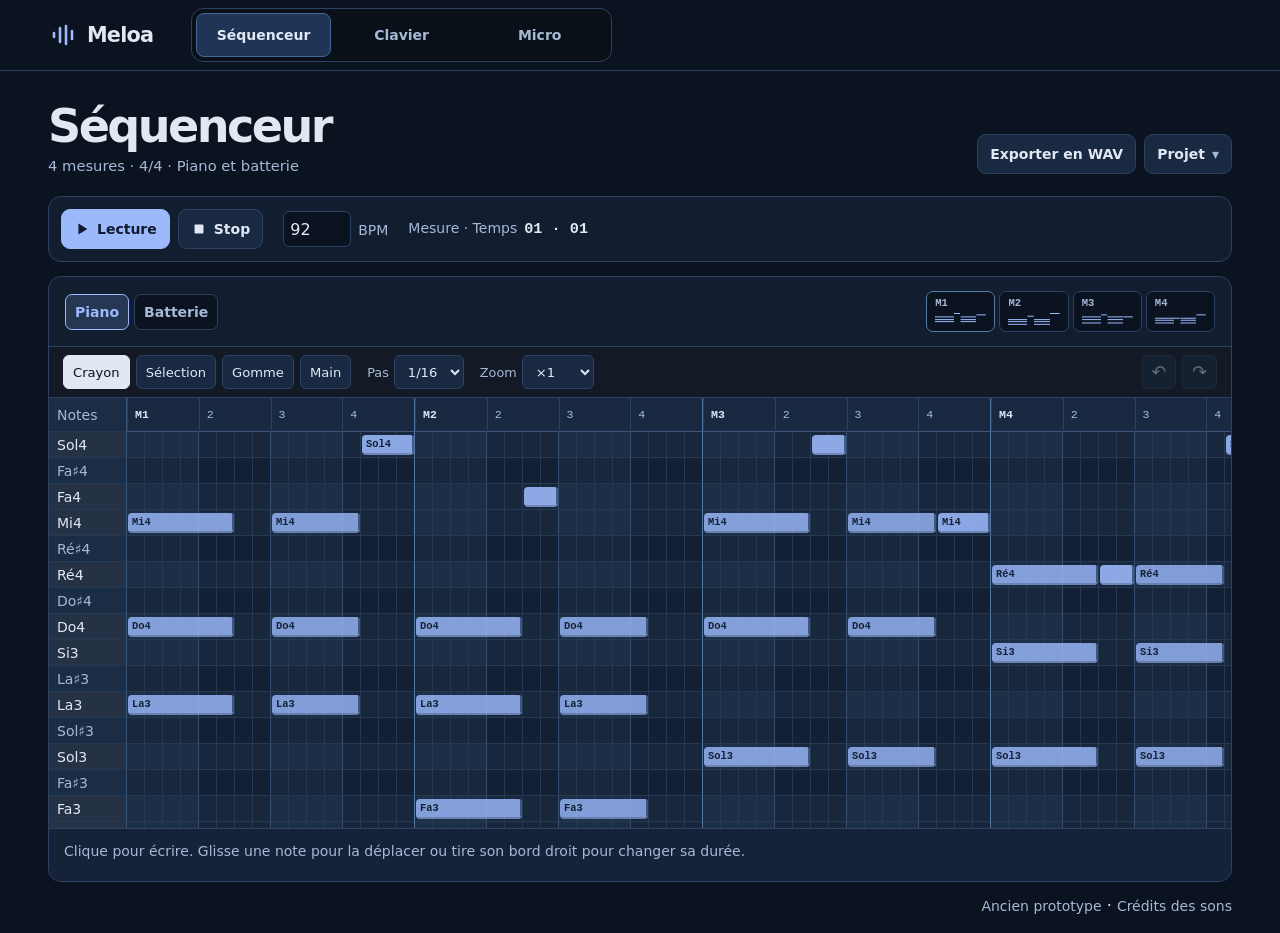
<file: index.html>
<!doctype html>
<html lang="fr">
<head>
  <meta charset="utf-8">
  <meta name="viewport" content="width=device-width, initial-scale=1">
  <meta name="theme-color" content="#0b1321">
  <meta name="description" content="Composez un motif sur quatre mesures avec un piano et une batterie échantillonnés.">
  <title>Meloa — Studio</title>
  <link rel="stylesheet" href="style.css">
  <link rel="stylesheet" href="mic.css">
</head>
<body>
  <header class="topbar">
    <div class="topbar-inner">
      <div class="brand">
        <svg class="brand-mark" viewBox="0 0 30 30" aria-hidden="true" fill="none">
          <path d="M6 17v-4m6 9V8m6 16V6m6 13v-8" stroke="currentColor" stroke-width="2.6" stroke-linecap="round"/>
        </svg>
        <span>Meloa</span>
      </div>
      <nav class="workspace-menu" aria-label="Espaces du studio">
        <a href="#sequence" data-workspace="sequence" aria-current="page">Séquenceur</a>
        <a href="#keyboard-panel" data-workspace="keyboard-panel">Clavier</a>
        <a href="#listen-panel" data-workspace="listen-panel">Micro<span id="mic-nav-live" hidden><span class="nav-live-dot" aria-hidden="true"></span><span class="sr-only"> · Enregistrement en cours</span></span></a>
      </nav>
    </div>
  </header>

  <main class="studio">
    <header class="studio-header">
      <div>
        <h1 id="workspace-title" tabindex="-1">Séquenceur</h1>
        <p id="workspace-detail">4 mesures · 4/4 · Piano et batterie</p>
      </div>
      <div class="pattern-actions">
        <span id="save-state" role="status"></span>
        <button type="button" id="export-wav" class="secondary">Exporter en WAV</button>
        <details class="project-menu"><summary class="secondary">Projet</summary><div>
        <button type="button" id="save-project" class="secondary">Télécharger le projet</button>
        <button type="button" id="open-project" class="secondary">Ouvrir un projet…</button>
        <input id="project-file" type="file" accept=".json,application/json" hidden>
        <button type="button" id="load-example" class="secondary">Charger l’exemple</button>
        <button type="button" id="clear-pattern" class="secondary">Vider la boucle</button>
        </div></details>
      </div>
    </header>

    <section class="transport" aria-label="Lecture">
      <div class="transport-main">
        <button type="button" id="play" class="play" aria-keyshortcuts="Space">
          <svg viewBox="0 0 18 18" fill="currentColor" aria-hidden="true">
            <path id="play-icon" d="M5 2.8 15 9 5 15.2Z"/>
          </svg>
          <span id="play-label">Lecture</span>
        </button>
        <button type="button" id="stop" class="secondary">
          <svg viewBox="0 0 18 18" fill="currentColor" aria-hidden="true">
            <rect x="4" y="4" width="10" height="10" rx="1"/>
          </svg>
          Stop
        </button>
      </div>
      <label class="tempo">
        <input type="number" id="tempo" min="55" max="210" value="92" inputmode="numeric" aria-label="Tempo en BPM">
        <span>BPM</span>
      </label>
      <div class="position">
        <span>Mesure · Temps</span>
        <output id="position" aria-live="off">01 · 01</output>
      </div>
      <p id="status" class="status" role="status"></p>
    </section>

    <section class="editor workspace" id="sequence" aria-label="Éditeur de séquence">
      <header class="editor-toolbar">
        <div class="track-controls"><div class="tabs" role="tablist" aria-label="Instrument">
          <button role="tab" id="piano-tab" type="button" aria-selected="true" aria-controls="instrument-panel" data-mode="piano">Piano</button>
          <button role="tab" id="drums-tab" type="button" aria-selected="false" aria-controls="instrument-panel" tabindex="-1" data-mode="drums">Batterie</button>
        </div>
        </div>
        <div id="measure-nav" class="measure-nav" aria-label="Aller à une mesure"></div>
      </header>

      <div class="edit-tools">
        <div class="tool-group" role="group" aria-label="Outil de grille">
          <button data-tool="draw" aria-pressed="true" title="Écrire ou déplacer une note">Crayon</button>
          <button data-tool="select" aria-pressed="false" title="Encadrer ou toucher plusieurs notes">Sélection</button>
          <button data-tool="erase" aria-pressed="false" title="Effacer une note">Gomme</button>
          <button data-tool="pan" aria-pressed="false" title="Faire défiler la grille">Main</button>
        </div>
        <label>Pas <select id="snap" aria-label="Pas d’édition"><option value="1">1/16</option><option value="2">1/8</option><option value="4">1/4</option></select></label>
        <label>Zoom <select id="zoom"><option value="1">×1</option><option value="1.5">×1,5</option><option value="2">×2</option></select></label>
        <div class="history-tools">
          <button id="undo" title="Annuler (Ctrl ou Cmd + Z)" aria-label="Annuler">↶</button>
          <button id="redo" title="Rétablir (Ctrl ou Cmd + Maj + Z)" aria-label="Rétablir">↷</button>
        </div>
      </div>
      <div id="instrument-panel" role="tabpanel" aria-labelledby="piano-tab">
        <div class="grid-scroll" id="grid-scroll">
          <div class="grid" id="grid" data-mode="piano"></div>
        </div>
        <div class="editor-footer">
          <p id="edit-help" role="status">Clique pour écrire, glisse une note pour la déplacer ou tire son bord droit pour l’allonger.</p>
          <form id="note-settings" class="note-settings" hidden>
            <label>Départ <input aria-label="Pas de départ" type="number" id="note-step" min="1" max="64" inputmode="numeric"></label>
            <label>Durée <input aria-label="Durée en pas" type="number" id="note-length" min="1" max="64" inputmode="numeric"></label>
            <label id="pitch-setting">Note <select id="note-pitch" aria-label="Hauteur de la note"></select></label>
            <label>Force <input aria-label="Force de frappe" type="range" id="note-velocity" min="20" max="100"></label>
            <div class="nudge" role="group" aria-label="Déplacer la sélection">
              <button type="button" data-nudge="left" aria-label="Décaler vers la gauche" title="Reculer">←</button><button type="button" data-nudge="right" aria-label="Décaler vers la droite" title="Avancer">→</button><button type="button" data-nudge="up" aria-label="Monter" title="Monter">↑</button><button type="button" data-nudge="down" aria-label="Descendre" title="Descendre">↓</button>
            </div>
            <button type="button" id="duplicate" class="secondary">Dupliquer</button>
            <button type="button" id="delete-note" class="secondary">Supprimer</button>
          </form>
        </div>
      </div>
    </section>

    <section class="workspace keyboard-workspace" id="keyboard-panel" aria-label="Clavier de piano" hidden>
      <div class="keyboard-panel">
        <div class="keyboard-heading">
          <div class="octave-controls" role="group" aria-label="Octave du clavier">
            <button type="button" class="secondary" id="oct-down" aria-keyshortcuts="W" aria-label="Descendre d’une octave"><span aria-hidden="true">−</span><kbd>W</kbd></button>
            <output id="octave"></output>
            <button type="button" class="secondary" id="oct-up" aria-keyshortcuts="X" aria-label="Monter d’une octave"><span aria-hidden="true">+</span><kbd>X</kbd></button>
          </div>
          <button type="button" class="secondary record keyboard-record" id="key-record">
            <span class="mic-record-icon" aria-hidden="true"></span>
            <span id="key-record-label">Enregistrer le clavier</span>
          </button>
        </div>
        <div id="keyboard" class="keyboard"></div>
        <div class="key-feedback">
          <p id="key-status" class="key-status" role="status"></p>
          <button type="button" id="key-take-button" class="workspace-button" aria-controls="take-review" aria-expanded="false" hidden>Écouter la prise clavier</button>
        </div>
      </div>
      <div id="keyboard-review"></div>
    </section>

    <section id="listen-panel" class="workspace mic-studio" aria-label="Micro" hidden>
      <div class="mic-panels">
        <section class="mic-card mic-record-card" data-record-state="idle" aria-labelledby="mic-record-heading">
          <h2 id="mic-record-heading">Enregistrer</h2>
          <div class="mic-modes" role="group" aria-label="À détecter">
            <button type="button" data-listen-mode="rhythm" aria-pressed="false">Rythme</button>
            <button type="button" data-listen-mode="pitch" aria-pressed="false">Mélodie</button>
            <button type="button" data-listen-mode="both" aria-pressed="true">Les deux</button>
          </div>
          <p id="listen-help" class="mic-hint"></p>
          <label class="mic-enhance"><input type="checkbox" checked id="enhance"> Améliorer la détection</label>
          <div class="mic-monitor">
            <div class="mic-level" id="mic-level" role="meter" aria-label="Niveau du microphone" aria-valuemin="0" aria-valuemax="100" aria-valuenow="0">
              <span aria-hidden="true"></span>
            </div>
            <span class="mic-clock"><time id="mic-clock">0:00</time> <span aria-hidden="true">/</span> <time id="mic-limit"></time></span>
          </div>
          <button type="button" id="mic-record" class="mic-record-button" aria-pressed="false">
            <span class="mic-record-icon" aria-hidden="true"></span>
            <span id="mic-record-label">Enregistrer au micro</span>
          </button>
          <p id="mic-status" class="mic-feedback" role="status"></p>
        </section>
        <div class="mic-review-slot" id="mic-review-slot">
          <section class="mic-card mic-empty" id="mic-review-empty" aria-labelledby="mic-review-heading">
            <h2 id="mic-review-heading">Écouter une prise</h2>
            <p id="mic-review-hint">Après l’enregistrement, tu pourras comparer l’original au résultat et l’ajouter à la grille.</p>
            <button type="button" class="workspace-button" id="mic-key-take" hidden>Ouvrir la prise clavier</button>
          </section>
          <div id="take-review" class="take-review" data-take-state="empty" data-source="original" data-playing="false" hidden>
            <section class="mic-card take-listen-card" aria-labelledby="take-listen-heading">
              <div class="take-heading">
                <h2 id="take-listen-heading">Écouter la prise</h2>
                <span id="take-caption" class="take-caption" hidden></span>
              </div>
              <div class="take-source" role="group" aria-label="Source à écouter">
                <button type="button" data-take-source="original" aria-pressed="true" disabled>Audio original</button>
                <button type="button" data-take-source="result" aria-pressed="false" disabled>Résultat Meloa</button>
              </div>
              <div class="take-waveform">
                <canvas id="take-waveform" aria-hidden="true"></canvas>
                <input type="range" id="take-seek" aria-label="Position de lecture de la prise" min="0" max="0" step="any" value="0" disabled>
              </div>
              <div class="take-player-controls">
                <button type="button" id="take-play" class="take-play-button" aria-label="Lire la prise" disabled>
                  <span class="take-play-icon" aria-hidden="true"></span>
                </button>
                <div class="take-time"><time id="take-current">0:00</time> <span aria-hidden="true">/</span> <time id="take-duration">0:00</time></div>
              </div>
              <p id="take-player-status" class="mic-feedback" role="status">La prise apparaîtra après l’enregistrement.</p>
            </section>
            <section class="mic-card take-transfer-card" aria-labelledby="take-transfer-heading">
              <h2 id="take-transfer-heading">Ajouter à la grille</h2>
              <p id="take-summary" class="take-summary" aria-live="polite">Aucun résultat à transférer.</p>
              <div class="take-preview" id="take-pattern">
                <canvas id="take-pattern-canvas" aria-hidden="true"></canvas>
                <div class="take-measures" aria-hidden="true"><span>M1</span><span>M2</span><span>M3</span><span>M4</span></div>
              </div>
              <button type="button" id="transfer" class="take-transfer-button" disabled>Ajouter à la grille</button>
              <p id="take-status" class="mic-feedback" role="status"></p>
              <button type="button" id="take-show-grid" class="workspace-button" hidden>Voir dans la grille</button>
            </section>
          </div>
        </div>
      </div>
    </section>
    <footer class="credits"><a href="capture/">Ancien prototype</a> · <a href="assets/credits.txt">Crédits des sons</a></footer>
  </main>

  <script type="module" src="studio.js"></script>
</body>
</html>
</file>
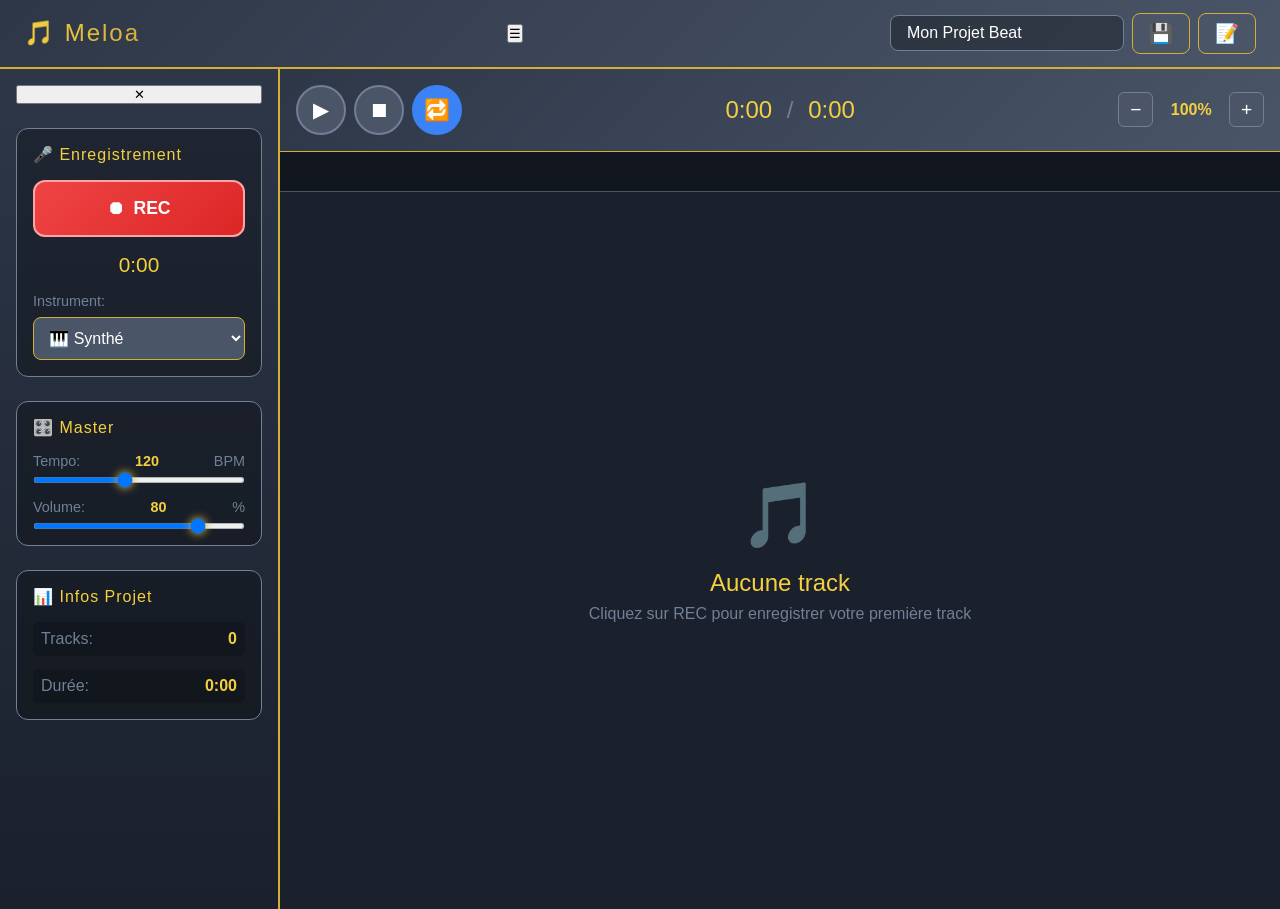
<file: capture/index.html>
<!DOCTYPE html>
<html lang="fr">
<head>
    <meta charset="UTF-8">
    <meta name="viewport" content="width=device-width, initial-scale=1.0, maximum-scale=1.0, user-scalable=no">
    <meta name="mobile-web-app-capable" content="yes">
    <meta name="apple-mobile-web-app-capable" content="yes">
    <meta name="apple-mobile-web-app-status-bar-style" content="black-translucent">
    <meta name="theme-color" content="#2d3748">
    <title>Meloa</title>
    <link rel="stylesheet" href="style.css">
</head>
<body>
    <!-- Top Bar -->
    <header class="top-bar">
        <div class="logo">
            <h1>🎵 Meloa</h1>
        </div>
        <button class="mobile-menu-btn" id="mobile-menu-btn">☰</button>
        <div class="project-controls">
            <input type="text" id="project-name" class="project-name-input" value="Mon Projet Beat" placeholder="Nom du projet">
            <button id="save-project-btn" class="icon-btn" title="Sauvegarder">💾</button>
            <button id="new-project-btn" class="icon-btn" title="Nouveau projet">📝</button>
        </div>
    </header>

    <!-- Main Layout -->
    <div class="main-container">
        
        <!-- Sidebar -->
        <aside class="sidebar" id="sidebar">
            <button class="sidebar-close-btn" id="sidebar-close-btn">✕</button>
            <div class="section">
                <h3>🎤 Enregistrement</h3>
                <div class="record-zone">
                    <button id="record-btn" class="record-btn">
                        <span class="icon">⏺</span>
                        <span class="text">REC</span>
                    </button>
                    <div class="rec-timer" id="rec-timer">0:00</div>
                </div>
                
                <div class="instrument-select">
                    <label>Instrument:</label>
                    <select id="instrument-select" class="styled-select">
                        <option value="synth">🎹 Synthé</option>
                        <option value="piano">🎹 Piano</option>
                        <option value="guitar">🎸 Guitare</option>
                        <option value="bass">🎸 Basse</option>
                        <option value="drums">🥁 Drums</option>
                        <option value="pad">🌊 Pad</option>
                    </select>
                </div>
            </div>

            <div class="section">
                <h3>🎛️ Master</h3>
                <div class="master-controls">
                    <div class="control-group">
                        <label>Tempo: <span id="master-tempo-display">120</span> BPM</label>
                        <input type="range" id="master-tempo" min="60" max="200" value="120" class="slider">
                    </div>
                    <div class="control-group">
                        <label>Volume: <span id="master-volume-display">80</span>%</label>
                        <input type="range" id="master-volume" min="0" max="100" value="80" class="slider">
                    </div>
                </div>
            </div>

            <div class="section">
                <h3>📊 Infos Projet</h3>
                <div class="project-info">
                    <div class="info-item">
                        <span class="label">Tracks:</span>
                        <span id="track-count" class="value">0</span>
                    </div>
                    <div class="info-item">
                        <span class="label">Durée:</span>
                        <span id="total-duration" class="value">0:00</span>
                    </div>
                </div>
            </div>
        </aside>

        <!-- Main Area -->
        <main class="workspace">
            
            <!-- Transport Bar -->
            <div class="transport-bar">
                <div class="transport-controls">
                    <button id="play-btn" class="transport-btn play" title="Lecture">
                        <span class="icon">▶</span>
                    </button>
                    <button id="stop-btn" class="transport-btn stop" title="Stop">
                        <span class="icon">⏹</span>
                    </button>
                    <button id="loop-btn" class="transport-btn loop active" title="Boucle">
                        <span class="icon">🔁</span>
                    </button>
                </div>
                
                <div class="playhead-info">
                    <div class="time-display">
                        <span id="current-time">0:00</span>
                        <span class="separator">/</span>
                        <span id="total-time">0:00</span>
                    </div>
                </div>

                <div class="zoom-controls">
                    <button id="zoom-out-btn" class="zoom-btn" title="Zoom arrière">−</button>
                    <span id="zoom-level">100%</span>
                    <button id="zoom-in-btn" class="zoom-btn" title="Zoom avant">+</button>
                </div>
            </div>

            <!-- Timeline -->
            <div class="timeline-container">
                <div class="timeline-ruler" id="timeline-ruler"></div>
                <canvas id="playhead-canvas" class="playhead-canvas"></canvas>
            </div>

            <!-- Tracks Area -->
            <div class="tracks-container" id="tracks-container">
                <div class="empty-state">
                    <div class="empty-icon">🎵</div>
                    <h2>Aucune track</h2>
                    <p>Cliquez sur REC pour enregistrer votre première track</p>
                </div>
            </div>

        </main>
    </div>

    <!-- Track Editor Modal -->
    <div id="track-editor-modal" class="modal">
        <div class="modal-content">
            <div class="modal-header">
                <h2>✏️ Éditer Track <span id="editor-track-name"></span></h2>
                <button class="close-modal" id="close-editor">×</button>
            </div>
            <div class="modal-body">
                <div class="editor-section">
                    <h3>🎚️ Paramètres Audio</h3>
                    <div class="editor-controls">
                        <div class="editor-control">
                            <label>Pitch: <span id="pitch-value">0</span> demi-tons</label>
                            <input type="range" id="pitch-slider" min="-12" max="12" value="0" step="1">
                        </div>
                        <div class="editor-control">
                            <label>Vitesse: <span id="speed-value">100</span>%</label>
                            <input type="range" id="speed-slider" min="50" max="200" value="100" step="5">
                        </div>
                        <div class="editor-control">
                            <label>Volume: <span id="track-volume-value">100</span>%</label>
                            <input type="range" id="track-volume-slider" min="0" max="150" value="100" step="5">
                        </div>
                    </div>
                </div>

                <div class="editor-section">
                    <h3>🎨 Effets</h3>
                    <div class="editor-controls">
                        <div class="editor-control">
                            <label>
                                <input type="checkbox" id="reverse-checkbox">
                                Reverse (inverser)
                            </label>
                        </div>
                        <div class="editor-control">
                            <label>Pan: <span id="pan-value">0</span></label>
                            <input type="range" id="pan-slider" min="-100" max="100" value="0" step="10">
                            <div class="pan-labels">
                                <span>L</span>
                                <span>C</span>
                                <span>R</span>
                            </div>
                        </div>
                    </div>
                </div>

                <div class="editor-actions">
                    <button id="apply-changes-btn" class="btn-primary">✓ Appliquer</button>
                    <button id="reset-changes-btn" class="btn-secondary">↺ Réinitialiser</button>
                </div>
            </div>
        </div>
    </div>

    <script src="script.js"></script>
</body>
</html>
</file>
<file: style.css>
:root {
  color-scheme: dark;
  --page: #0b1321;
  --surface: #121d30;
  --raised: #192941;
  --line: #2d4263;
  --text: #e1e8f4;
  --muted: #a5b9d7;
  --piano: #9bb9fb;
  --drums: #8bcbe9;
  --accent: var(--piano);
  --label-width: 78px;
  font-family: "Segoe UI", system-ui, sans-serif;
}
* { box-sizing: border-box; }
html { scroll-padding-top: 76px; }
body { margin: 0; background: var(--page); color: var(--text); }
button, input, select { font: inherit; }
button, a { -webkit-tap-highlight-color: transparent; }
button { cursor: pointer; }
button:disabled { cursor: wait; opacity: .6; }
a { color: inherit; }
:focus-visible { outline: 2px solid var(--accent); outline-offset: 3px; }
[hidden] { display: none !important; }
.topbar {
  position: sticky;
  top: 0;
  z-index: 20;
  background: var(--page);
  border-bottom: 1px solid var(--line);
}
.topbar-inner {
  width: min(100%, 1440px);
  margin: auto;
  min-height: 64px;
  padding: 8px clamp(12px, 4vw, 48px);
  display: flex;
  align-items: center;
  gap: clamp(16px, 3vw, 42px);
}
.workspace-menu {
  display: grid;
  grid-template-columns: repeat(3, minmax(0, 1fr));
  gap: 4px;
  padding: 4px;
  border: 1px solid var(--line);
  border-radius: 12px;
  background: #0a1018;
}
.workspace-menu a {
  position: relative;
  display: flex;
  align-items: center;
  justify-content: center;
  min-height: 44px;
  padding: 5px clamp(6px, 1.5vw, 22px);
  border: 1px solid transparent;
  border-radius: 8px;
  color: var(--muted);
  text-decoration: none;
  font-size: .875rem;
  font-weight: 650;
  line-height: 1.2;
  touch-action: manipulation;
  transition: background-color 150ms ease, color 150ms ease, border-color 150ms ease;
}
.workspace-menu a:hover { color: var(--text); background: var(--surface); }
.workspace-menu a[aria-current="page"] { color: var(--text); background: #203455; border-color: #456795; }
.nav-live-dot { position: absolute; top: 8px; right: 8px; width: 6px; height: 6px; border-radius: 50%; background: #e99ab0; }
.sr-only { position: absolute; width: 1px; height: 1px; padding: 0; overflow: hidden; clip-path: inset(50%); white-space: nowrap; }
/* An incoming fragment opens the workspace header above its contents. */
.workspace { min-width: 0; scroll-margin-top: 100vh; }
.workspace:not([hidden]) { animation: workspace-in 165ms ease-out; }
@keyframes workspace-in { from { opacity: .84; } to { opacity: 1; } }
.workspace-button {
  display: inline-flex;
  align-items: center;
  justify-content: center;
  min-height: 44px;
  padding: 8px 13px;
  border: 1px solid #456795;
  border-radius: 8px;
  background: #203455;
  color: var(--text);
  font-size: .875rem;
  font-weight: 700;
  text-decoration: none;
  touch-action: manipulation;
  transition: background-color 150ms ease, border-color 150ms ease, transform 150ms ease;
}
.workspace-button:hover { border-color: #7599ca; background: #2a4369; }
.workspace-button:active { transform: translateY(1px); }
@media (prefers-reduced-motion: reduce) {
  .workspace:not([hidden]) { animation: none; }
  .workspace-menu a, .workspace-button { transition: none; }
  .workspace-button:active { transform: none; }
}
.brand { display: flex; gap: 9px; align-items: center; font-size: 1.3rem; font-weight: 750; letter-spacing: -.04em; }
.brand-mark { width: 30px; height: 30px; color: var(--piano); }
.credits a { text-decoration: none; font-size: .875rem; color: var(--muted); }
.credits a:hover { color: var(--text); text-decoration: underline; }
.studio { width: min(100%, 1440px); margin: auto; padding: clamp(20px, 3vw, 32px) clamp(12px, 4vw, 48px) 18px; }
.studio-header { display: flex; align-items: end; justify-content: space-between; flex-wrap: wrap; gap: 16px; margin-bottom: 22px; }
h1 { margin: 0; font-size: clamp(2rem, 3.6vw, 3.05rem); letter-spacing: -.055em; line-height: 1; }
.studio-header p { margin: 8px 0 0; color: var(--muted); }
.pattern-actions, .transport-main { display: flex; gap: 8px; }
.secondary, .play {
  display: inline-flex;
  justify-content: center;
  align-items: center;
  gap: 7px;
  border: 1px solid var(--line);
  border-radius: 9px;
  padding: 8px 12px;
  min-height: 40px;
  background: var(--raised);
  color: var(--text);
  font-size: .875rem;
  font-weight: 600;
}
.secondary:hover { background: #2c3950; }
.play { color: #101b30; background: var(--piano); border-color: var(--piano); min-width: 99px; }
.play:hover { background: #accaff; }
.transport button svg { width: 16px; height: 16px; flex: none; }
.transport {
  display: flex;
  align-items: center;
  gap: clamp(8px, 2vw, 20px);
  flex-wrap: wrap;
  min-height: 64px;
  padding: 12px;
  border: 1px solid var(--line);
  border-radius: 13px;
  background: var(--surface);
  margin-bottom: 14px;
}
.tempo, .position { display: flex; align-items: baseline; gap: 7px; }
.tempo input, .note-settings input[type="number"], .note-settings select {
  min-height: 36px;
  width: 4.25rem;
  border: 1px solid var(--line);
  border-radius: 6px;
  color: var(--text);
  background: var(--page);
  padding: 3px 6px;
  font-variant-numeric: tabular-nums;
}
.tempo span, .position span, .status { color: var(--muted); font-size: .875rem; }
.position output { font: 650 .95rem ui-monospace, monospace; white-space: nowrap; }
.status { margin: 0; }
.status:empty { display: none; }
.editor, .keyboard-panel { background: var(--surface); border: 1px solid var(--line); border-radius: 13px; }
.editor-toolbar, .editor-footer, .keyboard-panel { padding: 12px; }
.editor-toolbar, .keyboard-heading {
  display: flex;
  align-items: center;
  justify-content: space-between;
  flex-wrap: wrap;
  gap: 8px;
}
.tabs, .measure-nav { display: flex; gap: 5px; }
.tabs button, .measure-nav button {
  border: 1px solid var(--line);
  border-radius: 7px;
  color: var(--muted);
  background: var(--page);
  min-width: 36px;
  min-height: 36px;
  padding: 5px 9px;
  font-size: .875rem;
  font-weight: 650;
}
.tabs button[aria-selected="true"] { color: var(--piano); border-color: currentColor; }
.tabs #drums-tab[aria-selected="true"] { color: var(--drums); }
.tabs button:hover, .measure-nav button:hover { background: var(--raised); }
.grid-scroll { overflow: auto; max-height: clamp(280px, 48vh, 510px); border-block: 1px solid var(--line); }
.grid {
  position: relative;
  min-width: calc(var(--label-width) + 64 * 16px);
  isolation: isolate;
  --playhead: 0;
}
.grid[data-mode="drums"] { --accent: var(--drums); }
.grid-header, .grid-row { display: grid; grid-template-columns: var(--label-width) 1fr; }
.grid-header { position: sticky; top: 0; z-index: 5; }
.grid-row { min-height: 26px; }
.grid[data-mode="drums"] .grid-row { min-height: 55px; }
.grid-label {
  position: sticky;
  left: 0;
  z-index: 4;
  display: flex;
  align-items: center;
  padding: 4px 8px;
  text-align: left;
  color: var(--muted);
  background: #1b2c45;
  border: 0;
  border-right: 1px solid #395778;
  border-bottom: 1px solid #243953;
  font-size: .875rem;
}
button.grid-label:hover { color: var(--accent); }
.grid-label:focus-visible, .step:focus-visible { outline-offset: -2px; }
.grid-label.is-natural { color: var(--text); background: #253246; }
.measures, .steps { display: grid; }
.measures { grid-template-columns: repeat(4, 1fr); background: #1b2c45; }
.measures span {
  border-right: 1px solid #395778;
  border-bottom: 1px solid #395778;
  font-size: .875rem;
  font-weight: 650;
  padding: 8px;
}
.steps { grid-template-columns: repeat(64, minmax(0, 1fr)); grid-template-rows: 1fr; }
.step {
  min-width: 0;
  padding: 0;
  grid-row: 1;
  background: #19273d;
  border: 0;
  border-right: 1px solid #263954;
  border-bottom: 1px solid #263954;
}
.step:nth-child(8n + 1), .step:nth-child(8n + 2), .step:nth-child(8n + 3), .step:nth-child(8n + 4) { background: #1d2e47; }
.step:nth-child(4n) { border-right-color: #344f71; }
.step:nth-child(16n) { border-right-color: #56779f; }
.step:hover { background: #2e4b6e; }
.step:focus-visible { z-index: 2; }
.note-block {
  z-index: 1;
  grid-row: 1;
  border-radius: 4px;
  margin: 3px 1px;
  background: var(--accent);
  pointer-events: none;
}
.note-block.is-selected { box-shadow: inset 0 0 0 2px #fff; }
.playhead {
  display: none;
  position: absolute;
  z-index: 3;
  top: 34px;
  bottom: 0;
  left: calc(var(--label-width) + (100% - var(--label-width)) * var(--playhead));
  width: 2px;
  background: #e8f0ff;
  pointer-events: none;
}
.grid.is-running .playhead { display: block; }
.editor-footer { min-height: 52px; }
.editor-footer p { margin: 4px 0; color: var(--muted); font-size: .875rem; }
.note-settings { display: flex; flex-wrap: wrap; gap: 10px 14px; align-items: center; margin-top: 10px; }
.note-settings label { display: flex; align-items: center; gap: 6px; font-size: .875rem; }
.note-settings input[type="range"] { width: 85px; accent-color: var(--piano); }
.key {
  flex: 1;
  display: flex;
  flex-direction: column;
  align-items: center;
  justify-content: flex-end;
  gap: 3px;
  border: 1px solid #a9bad1;
  border-radius: 0 0 7px 7px;
  padding: 6px 0;
  background: #dbe3ee;
  color: #152033;
  min-width: 0;
  font-weight: 700;
}
.key.is-black { flex: .75; min-height: 70%; align-self: flex-start; border-color: #405875; background: #1d2b43; color: var(--text); }
.key kbd { font: .75rem ui-monospace, monospace; opacity: .78; }
.key.is-active, .key:hover { background: var(--piano); border-color: var(--piano); color: #101b30; }
.credits { margin-top: 14px; text-align: right; }
@media (max-width: 640px) {
  :root { --label-width: 65px; }
  .transport { gap: 9px; }
  .position span { display: none; }
  .grid { min-width: calc(var(--label-width) + 64 * 26px); }
  .grid-scroll { max-height: 330px; }
  .grid-row { min-height: 33px; }
  .keyboard { min-height: 73px; }
  .key { font-size: .75rem; }
}
.note-block {pointer-events:auto;touch-action:none;position:relative;cursor:grab}
.note-block.is-selected {z-index:2}
.note-block .resize {position:absolute;right:0;top:0;bottom:0;width:min(9px,33%);border-right:3px solid #486393;cursor:ew-resize}
.note-block.dragging {outline:2px solid white;z-index:3}
.grid-scroll {scroll-padding-top:40px;scroll-padding-left:var(--label-width)}
.keyboard {position:relative;display:grid;grid-template-columns:repeat(8,minmax(0,1fr));gap:2px;height:115px}
.key {grid-row:1;user-select:none;touch-action:none}
.key.is-black {position:absolute;top:0;width:8%;height:65%;min-height:0;z-index:1;transform:translateX(-50%);font-size:.8rem}
.key.is-black:nth-child(2) {left:12.5%}
.key.is-black:nth-child(4) {left:25%}
.key.is-black:nth-child(7) {left:50%}
.key.is-black:nth-child(9) {left:62.5%}
.key.is-black:nth-child(11) {left:75%}

/* Timeline and editing tools */
.track-controls, .edit-tools, .tool-group, .history-tools, .nudge { display:flex; align-items:center; gap:6px; }
.studio-header p { font-size:.92rem; }
.pattern-actions { align-items:center; flex-wrap:wrap; }
#save-state { color:var(--muted); font-size:.78rem; margin-right:4px; }
.project-menu { position:relative; }
.project-menu summary { cursor:pointer; list-style:none; }
.project-menu summary::-webkit-details-marker { display:none; }
.project-menu summary::after { content:'▾'; color:var(--muted); }
.project-menu > div { position:absolute; right:0; z-index:12; min-width:192px; display:grid; padding:5px; gap:2px; background:#202b3a; border:1px solid var(--line); border-radius:10px; box-shadow:0 10px 30px #0006; }
.project-menu button { justify-content:flex-start; border:none; background:transparent; }
.project-menu button:hover { background:var(--line); }
.track-controls { gap:18px; }
.editor-toolbar { padding:14px 16px; gap:12px; }
.tabs button[aria-selected=true] { background:#253753; }
.tabs #drums-tab[aria-selected=true] { background:#19354a; }
.measure-nav { gap:4px; }
.measure-nav .measure-jump { display:flex; flex-direction:column; align-items:flex-start; gap:3px; padding:5px 8px; font:600 .66rem ui-monospace,monospace; }
.measure-jump canvas { display:block; width:clamp(35px,4vw,60px); height:14px; }
.edit-tools { flex-wrap:wrap; border-top:1px solid var(--line); padding:8px 14px; gap:10px 16px; background:#131a25; }
.edit-tools label { display:flex; align-items:center; gap:5px; font-size:.8rem; color:var(--muted); }
.edit-tools button, .edit-tools select, .nudge button { min-height:34px; padding:4px 9px; font-size:.82rem; color:var(--text); background:var(--raised); border:1px solid var(--line); border-radius:6px; }
.edit-tools button[aria-pressed=true] { background:var(--text); border-color:var(--text); color:var(--page); }
.edit-tools button:disabled, button:disabled { cursor:default; opacity:.4; }
.history-tools { margin-left:auto; }
.history-tools button,.nudge button { min-width:34px; font-size:1.1rem; }
.grid { --unit:18px; --zoom:1; min-width:calc(var(--label-width) + 64 * var(--unit) * var(--zoom)); user-select:none; }
.grid-scroll { overscroll-behavior:contain; scrollbar-color:#4b668c #121d30; }
.grid[data-tool=select] .step,.grid[data-tool=pan] .step { touch-action:none; }
.grid[data-tool=select] .step { cursor:crosshair; }
.grid[data-tool=pan] :is(.step,.note-block,.resize) { cursor:grab; }
.grid[data-tool=erase] .note-block { cursor:crosshair; }
.grid-row:has(.is-selected) > .grid-label { color:var(--accent); }
.note-block { display:flex; align-items:center; min-width:0; overflow:hidden; color:#111d31; border-bottom:2px solid #0003; }
.block-name { padding-left:4px; overflow:hidden; pointer-events:none; white-space:nowrap; font:650 .65rem ui-monospace,monospace; }
.note-block .resize { width:min(12px,32%); border-right-width:2px; }
.note-block.is-selected { opacity:1!important; box-shadow:inset 0 0 0 2px white; }
.note-block.in-gesture { opacity:.35!important; }
.note-ghost { grid-row:1; margin:2px 1px; border-radius:4px; pointer-events:none; z-index:3; background:var(--accent); outline:2px solid white; outline-offset:-2px; }
.note-ghost.blocked { background:repeating-linear-gradient(45deg,#864146,#864146 4px,#c65b60 4px,#c65b60 8px); }
.marquee { position:absolute; z-index:4; pointer-events:none; background:#9abfe733; outline:1px solid #adcfe9; }
.editor-footer { background:#152238; border-radius:0 0 13px 13px; padding:10px 15px; }
.note-settings { gap:8px 12px; }
.keyboard-panel { min-width: 0; padding: clamp(12px, 2vw, 22px); margin: 0; }
.keyboard-heading { align-items: center; }
.keyboard-panel .keyboard { height: clamp(105px, 18vw, 210px); gap: 3px; margin-top: 18px; }
.keyboard-panel .key { box-shadow: inset 0 -4px 0 #0002; }
.keyboard-panel .key.is-black { background: linear-gradient(#263346, #171e2c); }
.keyboard-panel .key.is-black:is(.is-active, :hover) { background: var(--piano); }
.keyboard-panel .key:focus-visible { position: relative; outline-offset: -3px; }
.keyboard-panel .key.is-black:focus-visible { position: absolute; }
.octave-controls { display: inline-flex; align-items: center; gap: 6px; }
.octave-controls output { min-width: 7ch; text-align: center; color: var(--muted); font-size: .875rem; }
.octave-controls button { min-height: 44px; padding: 7px 9px; }
.octave-controls kbd { font: .73rem ui-monospace, monospace; color: var(--muted); }
.keyboard-record { min-height: 44px; }
.keyboard-record[aria-pressed="true"] { background: #392230; color: #ffc2cf; border-color: #a35368; }
.keyboard-record[aria-pressed="true"] .mic-record-icon { border-radius: 2px; }
.key-feedback { display: flex; align-items: center; flex-wrap: wrap; gap: 8px 12px; margin-top: 14px; }
.key-feedback:not(:has(:is(button:not([hidden]), p:not(:empty)))) { display: none; }
.key-status { margin: 0; color: var(--muted); font-size: .875rem; }
.key-status:empty, #keyboard-review:empty { display: none; }
#keyboard-review:not(:empty) { margin-top: 14px; }
#keyboard-review:has(> [hidden]) { margin-top: 0; }
@media (max-width: 430px) {
  .topbar-inner { display: block; }
  .topbar .brand { margin: 0 0 6px 4px; font-size: 1.04rem; }
  .brand-mark { width: 22px; height: 22px; }
  html { scroll-padding-top: 108px; }
  .key kbd { font-size: .65rem; }
  .key.is-black { font-size: .63rem; }
}
@media(max-width:640px) {
  .topbar-inner { gap: 10px; min-height: 58px; }
  .workspace-menu a { font-size: .81rem; }
  .studio-header { gap:10px; margin-bottom:14px; }
  .studio-header h1 { font-size:2rem; }
  .pattern-actions { gap:6px; }
  #save-state:not(:empty) { flex-basis:100%; }
  .track-controls,.measure-nav { width:100%; }
  .track-controls { justify-content:space-between; }
  .measure-nav button { flex:1; }
  .measure-jump canvas { width:100%; }
  .editor-toolbar,.edit-tools { padding:9px 10px; }
  .edit-tools { gap:6px 10px; }
  .tool-group { flex-basis:100%; }
  .tool-group button { flex:1; }
  .edit-tools button,.edit-tools select,.nudge button { min-height:38px; }
  .grid { --unit:26px; }
  .nudge button { min-width:40px; }
}
.ruler-measure { display:grid; grid-template-columns:repeat(4,minmax(0,1fr)); border-right:1px solid #486f9b; }
.ruler-beat { border:0; border-bottom:1px solid #3c577a; border-left:1px solid #2a415e; height:34px; background:#182941; color:#a9bdd9; text-align:left; padding:0 7px; font:.72rem ui-monospace,monospace; }
.ruler-beat:first-child { color:var(--text); font-weight:700; }
.ruler-beat:hover { background:#26496a; }
.current-bar { border-color:#567aa7!important; }
.grid-row:has(.grid-label:not(.is-natural)) .step:not(:hover) { background:#131f32; }
.grid-row:has(.grid-label:not(.is-natural)) .step:nth-child(8n+1):not(:hover),
.grid-row:has(.grid-label:not(.is-natural)) .step:nth-child(8n+2):not(:hover),
.grid-row:has(.grid-label:not(.is-natural)) .step:nth-child(8n+3):not(:hover),
.grid-row:has(.grid-label:not(.is-natural)) .step:nth-child(8n+4):not(:hover) { background:#19273d; }
#hear-take[aria-pressed=true] { border-color:var(--drums); }
.edit-tools button,.editor-footer button,.measure-nav button,.secondary,.play { touch-action:manipulation; }
</file>
<file: mic.css>
/* Microphone capture and takes */
.mic-studio, .take-review {
  --mic-shell: #0d1018;
  --mic-card: #151b27;
  --mic-inset: #0b111d;
  --mic-line: #303b51;
  --mic-control: #566681;
  --mic-text: #e0e8f7;
  --mic-muted: #a8b5cc;
  --mic-blue: #84afff;
  --mic-blue-strong: #a6c5ff;
  --mic-blue-ink: #0b1a34;
  --mic-blue-panel: #1c2b47;
  --mic-space: 12px;
  color: var(--mic-text);
}

.mic-panels, .take-review {
  display: grid;
  gap: var(--mic-space);
  min-width: 0;
  grid-template-columns: minmax(0, 1fr);
}

.mic-review-slot { min-width: 0; display: grid; }
.mic-empty { justify-content: center; align-items: flex-start; min-height: 150px; }
.mic-empty p { max-width: 42ch; color: var(--mic-muted); font-size: .9rem; line-height: 1.55; }
.mic-card {
  display: flex;
  flex-direction: column;
  gap: 13px;
  min-width: 0;
  padding: clamp(13px, 1.5vw, 18px);
  border: 1px solid var(--mic-line);
  border-radius: 12px;
  background: var(--mic-card);
  box-shadow: 0 10px 22px #0002;
}

.mic-card :is(h2, h3) {
  margin: 0;
  color: var(--mic-text);
  font-size: 1.05rem;
  letter-spacing: -.02em;
  line-height: 1.25;
}

.mic-card p { margin: 0; }
.mic-card label { cursor: pointer; }
.mic-card :focus-visible { outline: 2px solid var(--mic-blue-strong); outline-offset: 2px; }
.mic-card button { touch-action: manipulation; }
.mic-card button:disabled { cursor: default; }
.mic-card button:not(:disabled) { transition: background-color 160ms ease, color 160ms ease, border-color 160ms ease, box-shadow 160ms ease, transform 160ms ease; }
.mic-card button:not(:disabled):active { transform: translateY(1px); }

.mic-modes, .take-source {
  display: grid;
  grid-template-columns: repeat(3, minmax(0, 1fr));
  gap: 4px;
  margin: 0;
  padding: 4px;
  border: 1px solid var(--mic-line);
  border-radius: 9px;
  background: var(--mic-inset);
}

.take-source { grid-template-columns: repeat(2, minmax(0, 1fr)); }

.mic-modes button, .take-source button {
  min-width: 0;
  min-height: 44px;
  padding: 5px 3px;
  border: 1px solid transparent;
  border-radius: 6px;
  background: transparent;
  color: var(--mic-muted);
  font-size: .875rem;
  font-weight: 630;
  line-height: 1.2;
}

.mic-modes button[aria-pressed="true"], .take-source button[aria-pressed="true"] {
  border-color: var(--mic-control);
  background: var(--mic-blue-panel);
  color: var(--mic-text);
  font-weight: 730;
  box-shadow: 0 1px 3px #0004;
}

@media (hover: hover) {
  .mic-modes button:not(:disabled):hover, .take-source button:not(:disabled):hover {
    background: #233452;
    color: var(--mic-text);
  }
}

#listen-panel #listen-help, .mic-card :is(#mic-status, #take-player-status, #take-status) {
  color: var(--mic-muted);
  font-size: .875rem;
  line-height: 1.5;
}

#listen-panel #listen-help { margin: 0; min-height: 2.45em; }
.mic-card :is(#mic-status, #take-player-status, #take-status) { min-height: 1.5em; }
.mic-card :is(#mic-status, #take-player-status, #take-status)[data-tone="error"] { color: #ffbeca; }

.mic-record-card label:has(#enhance) {
  display: inline-flex;
  align-items: center;
  gap: 8px;
  align-self: flex-start;
  min-height: 44px;
  color: var(--mic-text);
  font-size: .875rem;
}

#enhance {
  accent-color: var(--mic-blue);
  width: 16px;
  height: 16px;
  margin: 0;
  flex: none;
}

.mic-monitor {
  min-width: 0;
  display: grid;
  grid-template-columns: minmax(0, 1fr) auto;
  align-items: center;
  gap: 10px;
  min-height: 44px;
  padding: 8px 10px;
  border: 1px solid var(--mic-line);
  border-radius: 8px;
  background: var(--mic-inset);
  color: var(--mic-muted);
  font-size: .8125rem;
  line-height: 1.25;
}

.mic-level {
  position: relative;
  min-width: 0;
  min-height: 8px;
  overflow: hidden;
  border-radius: 2px;
  background: #26334c;
}

.mic-level::before {
  position: absolute;
  inset: 0 auto 0 0;
  width: var(--level, 0%);
  content: "";
  background: linear-gradient(90deg, #588ff2, #93c3ff);
  transition: width 75ms linear;
}

.mic-level::after {
  position: absolute;
  inset: 0;
  content: "";
  background: repeating-linear-gradient(90deg, transparent 0 calc(10% - 2px), var(--mic-inset) calc(10% - 2px) 10%);
}

.mic-clock, .take-time {
  color: var(--mic-text);
  font-family: ui-monospace, Consolas, monospace;
  font-weight: 650;
  font-variant-numeric: tabular-nums;
  white-space: nowrap;
}

.mic-clock { font-size: .8125rem; }
.mic-clock > span, #mic-limit, .take-time > span, #take-duration { color: var(--mic-muted); }

.mic-card :is(#mic-record, #transfer, .take-play-button) {
  display: inline-flex;
  justify-content: center;
  align-items: center;
  gap: 8px;
  min-height: 46px;
  padding: 7px 12px;
  border: 1px solid transparent;
  border-radius: 8px;
  background: var(--mic-blue);
  color: var(--mic-blue-ink);
  font-size: .875rem;
  font-weight: 730;
  line-height: 1.25;
}

.mic-card :is(#mic-record, #transfer):disabled { border-color: var(--mic-line); background: #202b3e; color: var(--mic-muted); opacity: 1; }
.mic-card #mic-record[aria-pressed="true"] { border-color: #a35368; background: #392230; color: #ffc2cf; }
.mic-record-icon { flex: none; width: 10px; height: 10px; border-radius: 50%; background: currentColor; }
#mic-record[aria-pressed="true"] .mic-record-icon { border-radius: 2px; }
.mic-record-card[data-record-state="recording"] .mic-monitor { border-color: var(--mic-control); }
.mic-card :is(#mic-record, #transfer) { width: 100%; }

@media (hover: hover) {
  .mic-card :is(#mic-record, #transfer, .take-play-button):not(:disabled):hover {
    background: var(--mic-blue-strong);
    box-shadow: 0 2px 14px #72a4ff22;
  }
  .mic-card #mic-record[aria-pressed="true"]:not(:disabled):hover { background: #4d2a3c; }
}

.take-waveform, .take-preview {
  position: relative;
  min-width: 0;
  height: 100px;
  border: 1px solid var(--mic-line);
  border-radius: 8px;
  background: var(--mic-inset);
}

.take-waveform { --wave-track: #7186ac; --wave-played: #9dc5ff; --wave-empty: #54647f; }
.take-preview { --preview-note: #89b3ff; --preview-guide: #3b4e6c; --preview-tick: #263345; }
.take-waveform canvas, .take-preview canvas { position: absolute; inset: 0; display: block; width: 100%; height: 100%; border-radius: inherit; }
.take-preview canvas { height: calc(100% - 22px); border-radius: 8px 8px 0 0; }
.take-measures { position: absolute; inset: auto 0 0; display: grid; grid-template-columns: repeat(4, minmax(0, 1fr)); min-height: 22px; border-top: 1px solid var(--mic-line); text-align: center; }
.take-measures span { padding-top: 3px; color: var(--mic-muted); font: .69rem ui-monospace, Consolas, monospace; }
.take-measures span + span { border-left: 1px solid var(--mic-line); }
.take-waveform:has([type="range"]:not(:disabled))::after {
  position: absolute;
  inset: 8px auto;
  left: clamp(0px, var(--progress, 0%), calc(100% - 2px));
  width: 2px;
  border-radius: 2px;
  background: var(--mic-blue-strong);
  content: "";
  pointer-events: none;
}

.take-waveform [type="range"] {
  position: absolute;
  inset: 0;
  width: 100%;
  height: 100%;
  margin: 0;
  z-index: 1;
  appearance: none;
  background: transparent;
  opacity: .001;
  cursor: ew-resize;
  touch-action: pan-y;
}

.take-waveform input::-webkit-slider-thumb { appearance: none; width: 4px; height: 32px; }
.take-waveform input::-moz-range-thumb { width: 4px; height: 32px; border: 0; }
.take-waveform:has([type="range"]:focus-visible) { outline: 2px solid var(--mic-blue-strong); outline-offset: 2px; }
.take-waveform [type="range"]:disabled { cursor: default; }
.take-player-controls { display: flex; align-items: center; flex-wrap: wrap; gap: 10px; }
.take-heading { display: flex; align-items: baseline; justify-content: space-between; flex-wrap: wrap; gap: 5px 8px; }
.take-caption { color: var(--mic-blue-strong); font-size: .75rem; }
.take-summary { display: flex; align-items: center; min-height: 54px; color: var(--mic-muted); font-size: .875rem; line-height: 1.5; }
.take-review[data-take-state="ready"] .take-summary { color: var(--mic-text); }
.take-review[data-take-state="sent"] #take-status:not([data-tone="error"]) { color: var(--mic-blue-strong); }
.take-play-button { min-width: 46px; }
.take-play-icon { width: 12px; height: 12px; background: currentColor; clip-path: polygon(17% 0, 100% 50%, 17% 100%); }
.take-review[data-playing="true"] .take-play-icon { clip-path: polygon(0 0, 33% 0, 33% 100%, 0 100%, 0 0, 67% 0, 100% 0, 100% 100%, 67% 100%, 67% 0); }
.take-play-button:disabled { opacity: .5; }
.take-review[data-player-busy="true"] .take-play-icon { clip-path: none; border-radius: 2px; }
.take-source button:disabled { opacity: 1; color: #8898b2; border-color: transparent; background: transparent; box-shadow: none; }
@media (forced-colors: active) {
  .mic-modes button[aria-pressed="true"], .take-source button[aria-pressed="true"] { border-color: currentColor; }
  .take-waveform:has([type="range"]:not(:disabled))::after { background: CanvasText; }
  .mic-record-icon, .take-play-icon { forced-color-adjust: none; background: ButtonText; }
}
.take-time { font-size: .8125rem; }

.take-transfer-card #transfer { margin-top: auto; }
.take-review[data-take-state="ready"] .take-waveform canvas,
.take-review[data-take-state="ready"] .take-preview canvas { animation: mic-appear 180ms ease-out; }
.mic-record-card[data-record-state="recording"] .mic-record-icon { animation: mic-live-pulse 1.35s ease-in-out infinite; }
@keyframes mic-live-pulse { 50% { opacity: .5; } }
@keyframes mic-appear { from { opacity: .5; } to { opacity: 1; } }

@media (min-width: 300px) and (max-width: 440px) {
  .mic-card { padding-inline: 11px; }
  .mic-modes { grid-template-columns: minmax(0, 1fr) minmax(0, 1fr) minmax(0, 1.15fr); }
  .mic-modes button { white-space: nowrap; }
}

@media (min-width: 700px) {
  .take-review { grid-template-columns: minmax(0, 1.12fr) minmax(0, 1fr); }
}

@media (min-width: 1100px) {
  .mic-panels { grid-template-columns: minmax(280px, 1fr) minmax(0, 2.12fr); }
  .take-waveform, .take-preview { flex: 1 0 100px; }
}

@media (prefers-reduced-motion: reduce) {
  .mic-card *, .mic-card *::before, .mic-card *::after { animation: none !important; transition: none !important; }
  .mic-card button:not(:disabled):active { transform: none; }
}
</file>
<file: capture/style.css>
/* ===== RESET ===== */
* {
  margin: 0;
  padding: 0;
  box-sizing: border-box;
}

:root {
  --gold: #d4af37;
  --gold-light: #f4d03f;
  --gold-dark: #b8860b;
  --metal: #4a5568;
  --metal-light: #718096;
  --metal-dark: #2d3748;
  --metal-darker: #1a202c;
  --purple: #6a1b9a;
  --purple-light: #8e24aa;
  --success: #10b981;
  --error: #ef4444;
  --info: #3b82f6;
  --white: #ffffff;
  --black: #000000;
}

body {
  font-family: "Segoe UI", Tahoma, Geneva, Verdana, sans-serif;
  background: var(--metal-darker);
  color: var(--white);
  overflow: hidden;
  height: 100vh;
}

/* ===== TOP BAR ===== */
.top-bar {
  background: linear-gradient(135deg, var(--metal-dark), var(--metal));
  border-bottom: 2px solid var(--gold);
  padding: 0.8rem 1.5rem;
  display: flex;
  justify-content: space-between;
  align-items: center;
  box-shadow: 0 4px 12px rgba(0, 0, 0, 0.5);
}

.logo h1 {
  font-size: 1.5rem;
  font-weight: 300;
  letter-spacing: 2px;
  background: linear-gradient(90deg, var(--gold-light), var(--gold));
  -webkit-background-clip: text;
  background-clip: text;
  -webkit-text-fill-color: transparent;
}

.project-controls {
  display: flex;
  gap: 0.5rem;
  align-items: center;
}

.project-name-input {
  background: rgba(0, 0, 0, 0.3);
  border: 1px solid var(--metal-light);
  color: var(--white);
  padding: 0.5rem 1rem;
  border-radius: 8px;
  font-size: 1rem;
  min-width: 200px;
}

.icon-btn {
  background: var(--metal);
  border: 1px solid var(--gold);
  color: var(--white);
  padding: 0.5rem 1rem;
  border-radius: 8px;
  cursor: pointer;
  font-size: 1.2rem;
  transition: all 0.3s ease;
}

.icon-btn:hover {
  background: var(--gold-dark);
  transform: translateY(-2px);
}

/* ===== MAIN LAYOUT ===== */
.main-container {
  display: flex;
  height: calc(100vh - 60px);
}

/* ===== SIDEBAR ===== */
.sidebar {
  width: 280px;
  background: linear-gradient(180deg, var(--metal-dark), var(--metal-darker));
  border-right: 2px solid var(--gold);
  padding: 1rem;
  overflow-y: auto;
  display: flex;
  flex-direction: column;
  gap: 1.5rem;
}

.section {
  background: rgba(0, 0, 0, 0.3);
  border: 1px solid var(--metal-light);
  border-radius: 12px;
  padding: 1rem;
}

.section h3 {
  color: var(--gold-light);
  font-size: 1rem;
  font-weight: 500;
  margin-bottom: 1rem;
  letter-spacing: 1px;
}

/* Record Zone */
.record-zone {
  display: flex;
  flex-direction: column;
  align-items: center;
  gap: 1rem;
}

.record-btn {
  width: 100%;
  background: linear-gradient(135deg, var(--error), #dc2626);
  border: 2px solid #fca5a5;
  color: var(--white);
  padding: 1rem;
  border-radius: 12px;
  font-size: 1.1rem;
  font-weight: 600;
  cursor: pointer;
  display: flex;
  align-items: center;
  justify-content: center;
  gap: 0.5rem;
  transition: all 0.3s ease;
}

.record-btn:hover {
  transform: scale(1.05);
  box-shadow: 0 0 20px var(--error);
}

.record-btn.recording {
  animation: recordPulse 1s infinite;
}

@keyframes recordPulse {
  0%,
  100% {
    opacity: 1;
  }
  50% {
    opacity: 0.7;
  }
}

.rec-timer {
  font-size: 1.3rem;
  font-weight: 300;
  color: var(--gold-light);
  font-variant-numeric: tabular-nums;
}

/* Instrument Select */
.instrument-select {
  margin-top: 1rem;
}

.instrument-select label {
  display: block;
  color: var(--metal-light);
  font-size: 0.9rem;
  margin-bottom: 0.5rem;
}

.styled-select {
  width: 100%;
  background: var(--metal);
  border: 1px solid var(--gold);
  color: var(--white);
  padding: 0.7rem;
  border-radius: 8px;
  font-size: 1rem;
  cursor: pointer;
}

/* Master Controls */
.master-controls {
  display: flex;
  flex-direction: column;
  gap: 1rem;
}

.control-group {
  display: flex;
  flex-direction: column;
  gap: 0.5rem;
}

.control-group label {
  color: var(--metal-light);
  font-size: 0.9rem;
  display: flex;
  justify-content: space-between;
}

.control-group label span {
  color: var(--gold-light);
  font-weight: 600;
}

.slider {
  width: 100%;
  height: 6px;
  border-radius: 5px;
  background: linear-gradient(90deg, var(--metal), var(--gold));
  outline: none;
}

.slider::-webkit-slider-thumb {
  -webkit-appearance: none;
  width: 16px;
  height: 16px;
  border-radius: 50%;
  background: var(--gold);
  cursor: pointer;
  box-shadow: 0 0 8px var(--gold);
}

.slider::-moz-range-thumb {
  width: 16px;
  height: 16px;
  border-radius: 50%;
  background: var(--gold);
  cursor: pointer;
  box-shadow: 0 0 8px var(--gold);
  border: none;
}

/* Project Info */
.project-info {
  display: flex;
  flex-direction: column;
  gap: 0.8rem;
}

.info-item {
  display: flex;
  justify-content: space-between;
  padding: 0.5rem;
  background: rgba(0, 0, 0, 0.2);
  border-radius: 6px;
}

.info-item .label {
  color: var(--metal-light);
}

.info-item .value {
  color: var(--gold-light);
  font-weight: 600;
}

/* ===== WORKSPACE ===== */
.workspace {
  flex: 1;
  display: flex;
  flex-direction: column;
  background: var(--metal-darker);
  overflow: hidden;
}

/* Transport Bar */
.transport-bar {
  background: linear-gradient(135deg, var(--metal-dark), var(--metal));
  border-bottom: 1px solid var(--gold);
  padding: 1rem;
  display: flex;
  justify-content: space-between;
  align-items: center;
  gap: 2rem;
}

.transport-controls {
  display: flex;
  gap: 0.5rem;
}

.transport-btn {
  width: 50px;
  height: 50px;
  border-radius: 50%;
  border: 2px solid var(--metal-light);
  background: var(--metal);
  color: var(--white);
  font-size: 1.3rem;
  cursor: pointer;
  display: flex;
  align-items: center;
  justify-content: center;
  transition: all 0.3s ease;
}

.transport-btn:hover {
  transform: scale(1.1);
  border-color: var(--gold);
}

.transport-btn.play:hover {
  background: var(--success);
}

.transport-btn.stop:hover {
  background: var(--error);
}

.transport-btn.loop.active {
  background: var(--info);
  border-color: var(--info);
}

.playhead-info {
  flex: 1;
  display: flex;
  justify-content: center;
}

.time-display {
  font-size: 1.5rem;
  font-weight: 300;
  color: var(--gold-light);
  font-variant-numeric: tabular-nums;
}

.time-display .separator {
  color: var(--metal-light);
  margin: 0 0.5rem;
}

.zoom-controls {
  display: flex;
  align-items: center;
  gap: 0.8rem;
}

.zoom-btn {
  width: 35px;
  height: 35px;
  border-radius: 6px;
  border: 1px solid var(--metal-light);
  background: var(--metal);
  color: var(--white);
  font-size: 1.2rem;
  cursor: pointer;
  transition: all 0.3s ease;
}

.zoom-btn:hover {
  background: var(--gold-dark);
}

#zoom-level {
  color: var(--gold-light);
  font-weight: 600;
  min-width: 50px;
  text-align: center;
}

/* Timeline */
.timeline-container {
  position: relative;
  background: rgba(0, 0, 0, 0.3);
  border-bottom: 1px solid var(--metal);
  height: 40px;
}

.timeline-ruler {
  height: 100%;
  display: flex;
  position: relative;
  padding: 0 1rem;
}

.time-marker {
  position: absolute;
  top: 0;
  color: var(--metal-light);
  font-size: 0.8rem;
  padding: 0.5rem 0.3rem;
  border-left: 1px solid var(--metal-light);
}

.playhead-canvas {
  position: absolute;
  top: 0;
  left: 0;
  width: 100%;
  height: 100%;
  pointer-events: none;
}

/* Tracks Container */
.tracks-container {
  flex: 1;
  overflow-y: auto;
  padding: 1rem;
}

.empty-state {
  display: flex;
  flex-direction: column;
  align-items: center;
  justify-content: center;
  height: 100%;
  color: var(--metal-light);
}

.empty-icon {
  font-size: 4rem;
  margin-bottom: 1rem;
}

.empty-state h2 {
  color: var(--gold-light);
  font-weight: 300;
  margin-bottom: 0.5rem;
}

/* Track */
.track {
  background: linear-gradient(
    135deg,
    rgba(74, 85, 104, 0.4),
    rgba(45, 55, 72, 0.4)
  );
  border: 1px solid var(--gold);
  border-radius: 12px;
  margin-bottom: 1rem;
  overflow: hidden;
  transition: all 0.3s ease;
}

.track:hover {
  box-shadow: 0 4px 20px rgba(212, 175, 55, 0.3);
}

.track-header {
  background: rgba(0, 0, 0, 0.3);
  padding: 1rem;
  display: flex;
  justify-content: space-between;
  align-items: center;
  border-bottom: 1px solid var(--metal);
}

.track-info {
  display: flex;
  align-items: center;
  gap: 1rem;
}

.track-number {
  background: var(--gold);
  color: var(--black);
  width: 40px;
  height: 40px;
  border-radius: 50%;
  display: flex;
  align-items: center;
  justify-content: center;
  font-weight: 600;
  font-size: 1.1rem;
}

.track-details h4 {
  color: var(--gold-light);
  font-size: 1.1rem;
  font-weight: 500;
}

.track-meta {
  color: var(--metal-light);
  font-size: 0.9rem;
  margin-top: 0.3rem;
}

.track-controls {
  display: flex;
  gap: 0.5rem;
}

.track-btn {
  background: var(--metal);
  border: 1px solid var(--metal-light);
  color: var(--white);
  padding: 0.5rem 1rem;
  border-radius: 8px;
  cursor: pointer;
  font-size: 0.9rem;
  transition: all 0.3s ease;
}

.track-btn:hover {
  background: var(--gold-dark);
  border-color: var(--gold);
}

.track-btn.solo {
  border-color: var(--info);
}

.track-btn.solo.active {
  background: var(--info);
}

.track-btn.mute {
  border-color: var(--error);
}

.track-btn.mute.active {
  background: var(--error);
}

.track-btn.edit {
  border-color: var(--gold);
}

.track-btn.delete {
  border-color: var(--error);
}

.track-btn.delete:hover {
  background: var(--error);
}

/* Track Content */
.track-content {
  padding: 1rem;
  position: relative;
}

.track-waveform {
  width: 100%;
  height: 80px;
  background: rgba(0, 0, 0, 0.5);
  border-radius: 8px;
  position: relative;
  overflow: hidden;
}

.waveform-canvas {
  width: 100%;
  height: 100%;
}

.track-timeline {
  display: flex;
  align-items: center;
  gap: 1rem;
  margin-top: 0.8rem;
}

.track-progress {
  flex: 1;
  height: 6px;
  background: var(--metal);
  border-radius: 3px;
  position: relative;
  overflow: hidden;
}

.track-progress-bar {
  height: 100%;
  background: linear-gradient(90deg, var(--gold-dark), var(--gold-light));
  width: 0%;
  transition: width 0.1s linear;
}

.track-time {
  color: var(--metal-light);
  font-size: 0.9rem;
  font-variant-numeric: tabular-nums;
}

/* ===== MODAL ===== */
.modal {
  display: none;
  position: fixed;
  top: 0;
  left: 0;
  right: 0;
  bottom: 0;
  background: rgba(0, 0, 0, 0.8);
  z-index: 1000;
  align-items: center;
  justify-content: center;
}

.modal.open {
  display: flex;
}

.modal-content {
  background: linear-gradient(135deg, var(--metal-dark), var(--metal));
  border: 2px solid var(--gold);
  border-radius: 16px;
  width: 90%;
  max-width: 600px;
  max-height: 80vh;
  overflow: hidden;
  display: flex;
  flex-direction: column;
}

.modal-header {
  background: rgba(0, 0, 0, 0.3);
  padding: 1.5rem;
  border-bottom: 1px solid var(--gold);
  display: flex;
  justify-content: space-between;
  align-items: center;
}

.modal-header h2 {
  color: var(--gold-light);
  font-size: 1.3rem;
  font-weight: 500;
}

.close-modal {
  background: none;
  border: none;
  color: var(--white);
  font-size: 2rem;
  cursor: pointer;
  width: 40px;
  height: 40px;
  display: flex;
  align-items: center;
  justify-content: center;
  border-radius: 50%;
  transition: all 0.3s ease;
}

.close-modal:hover {
  background: var(--error);
}

.modal-body {
  padding: 1.5rem;
  overflow-y: auto;
}

.editor-section {
  margin-bottom: 2rem;
}

.editor-section h3 {
  color: var(--gold-light);
  font-size: 1.1rem;
  margin-bottom: 1rem;
}

.editor-controls {
  display: flex;
  flex-direction: column;
  gap: 1.5rem;
}

.editor-control {
  display: flex;
  flex-direction: column;
  gap: 0.5rem;
}

.editor-control label {
  color: var(--white);
  font-size: 0.95rem;
  display: flex;
  justify-content: space-between;
}

.editor-control label span {
  color: var(--gold-light);
  font-weight: 600;
}

.pan-labels {
  display: flex;
  justify-content: space-between;
  color: var(--metal-light);
  font-size: 0.8rem;
  margin-top: 0.3rem;
}

.editor-actions {
  display: flex;
  gap: 1rem;
  margin-top: 2rem;
}

.btn-primary,
.btn-secondary {
  flex: 1;
  padding: 1rem;
  border-radius: 10px;
  font-size: 1rem;
  font-weight: 600;
  cursor: pointer;
  transition: all 0.3s ease;
}

.btn-primary {
  background: linear-gradient(135deg, var(--success), #059669);
  border: 2px solid var(--success);
  color: var(--white);
}

.btn-primary:hover {
  transform: translateY(-2px);
  box-shadow: 0 4px 15px rgba(16, 185, 129, 0.5);
}

.btn-secondary {
  background: var(--metal);
  border: 2px solid var(--metal-light);
  color: var(--white);
}

.btn-secondary:hover {
  background: var(--metal-light);
}

/* ===== RESPONSIVE ===== */
@media (max-width: 768px) {
  .sidebar {
    width: 100%;
    max-height: 40vh;
  }

  .main-container {
    flex-direction: column;
  }

  .transport-bar {
    flex-wrap: wrap;
    gap: 1rem;
  }

  .modal-content {
    width: 95%;
  }
}

/* ===== SCROLLBAR ===== */
::-webkit-scrollbar {
  width: 8px;
  height: 8px;
}

::-webkit-scrollbar-track {
  background: var(--metal-darker);
}

::-webkit-scrollbar-thumb {
  background: var(--gold-dark);
  border-radius: 4px;
}

::-webkit-scrollbar-thumb:hover {
  background: var(--gold);
}

/* ===========================
    📱 MOBILE ADAPTATION
    =========================== */
@media (max-width: 768px) {
  body {
    overflow: hidden;
  }

  /* --- Top Bar --- */
  .top-bar {
    padding: 0.6rem 1rem;
  }

  .logo h1 {
    font-size: 1.2rem;
  }

  .project-controls {
    display: none; /* trop dense pour mobile */
  }

  .mobile-menu-btn {
    background: var(--metal);
    border: 1px solid var(--gold);
    color: var(--white);
    font-size: 1.5rem;
    padding: 0.4rem 0.7rem;
    border-radius: 8px;
    cursor: pointer;
  }

  /* --- Layout --- */
  .main-container {
    flex-direction: column;
    height: calc(100vh - 50px);
  }

  /* --- Sidebar devient un panneau --- */
  @media (max-width: 768px) {
    /* ===== Overlay plein écran ===== */
    .sidebar {
      position: fixed;
      inset: 0; /* équivalent top:0 left:0 right:0 bottom:0 */
      width: 100vw;
      height: 100vh;
      z-index: 3000;

      background: linear-gradient(
        160deg,
        rgba(20, 20, 25, 0.98),
        rgba(40, 40, 50, 0.98)
      );

      transform: translateX(-100%);
      transition: transform 0.35s ease;
      padding: 1.5rem;

      overflow-y: auto;
    }

    .sidebar.open {
      transform: translateX(0);
    }

    /* ===== Bouton fermer ===== */
    .sidebar-close-btn {
      position: absolute;
      top: 1rem;
      right: 1rem;

      background: none;
      border: 1px solid var(--gold);
      color: var(--white);

      font-size: 1.4rem;
      padding: 0.4rem 0.7rem;
      border-radius: 10px;
      cursor: pointer;
    }

    /* ===== Empêche le scroll du body ===== */
    body.sidebar-open {
      overflow: hidden;
    }
  }

  /* --- Workspace plein écran --- */
  .workspace {
    flex: 1;
    overflow: hidden;
  }

  /* --- Transport bar compacte --- */
  .transport-bar {
    padding: 0.6rem;
    gap: 0.8rem;
  }

  .transport-btn {
    width: 42px;
    height: 42px;
    font-size: 1.1rem;
  }

  .time-display {
    font-size: 1.2rem;
  }

  .zoom-controls {
    display: none; /* trop petit sur mobile */
  }

  /* --- Tracks --- */
  .tracks-container {
    padding: 0.6rem;
  }

  .track-header {
    flex-direction: column;
    align-items: flex-start;
    gap: 0.8rem;
  }

  .track-controls {
    width: 100%;
    justify-content: space-between;
  }

  .track-btn {
    flex: 1;
    text-align: center;
    padding: 0.6rem;
    font-size: 1rem;
  }

  /* --- Modal plein écran --- */
  .modal-content {
    width: 100%;
    height: 100%;
    max-width: none;
    max-height: none;
    border-radius: 0;
  }

  .modal-body {
    padding: 1rem;
  }
}
</file>
